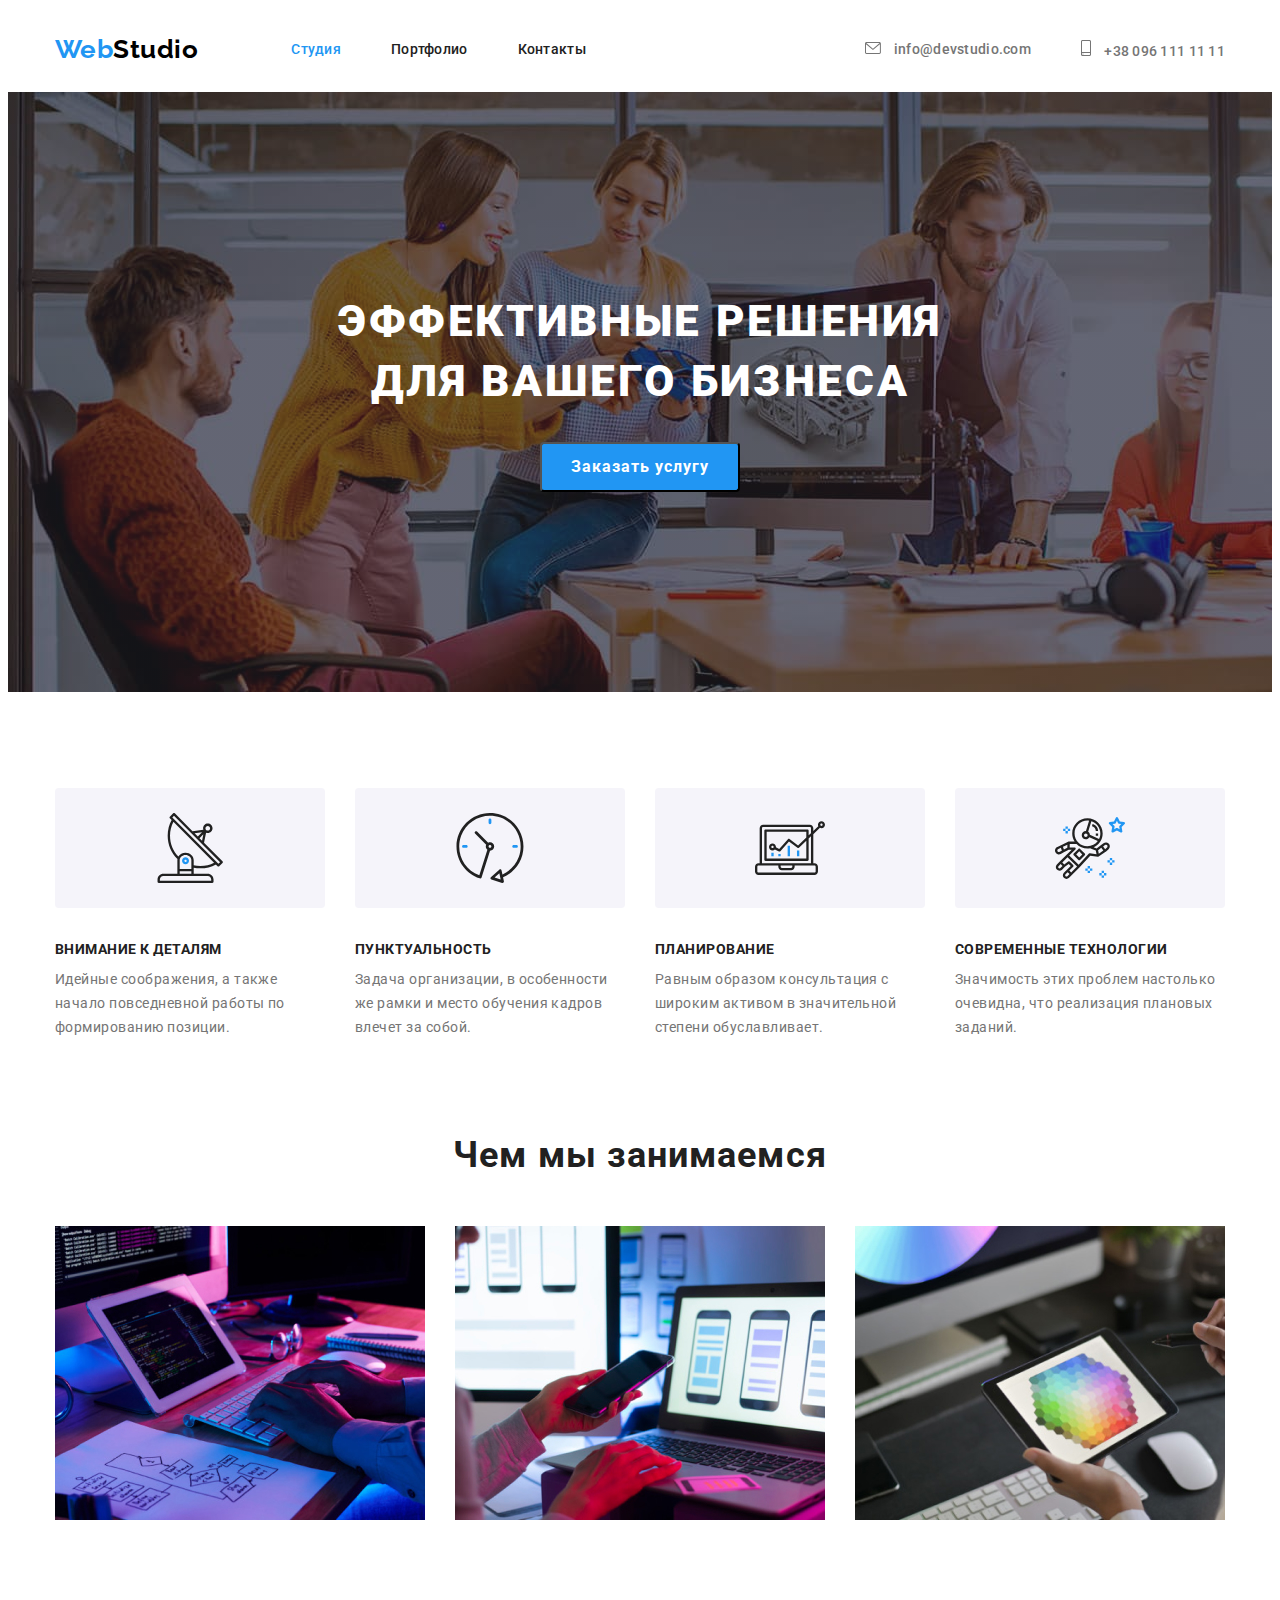
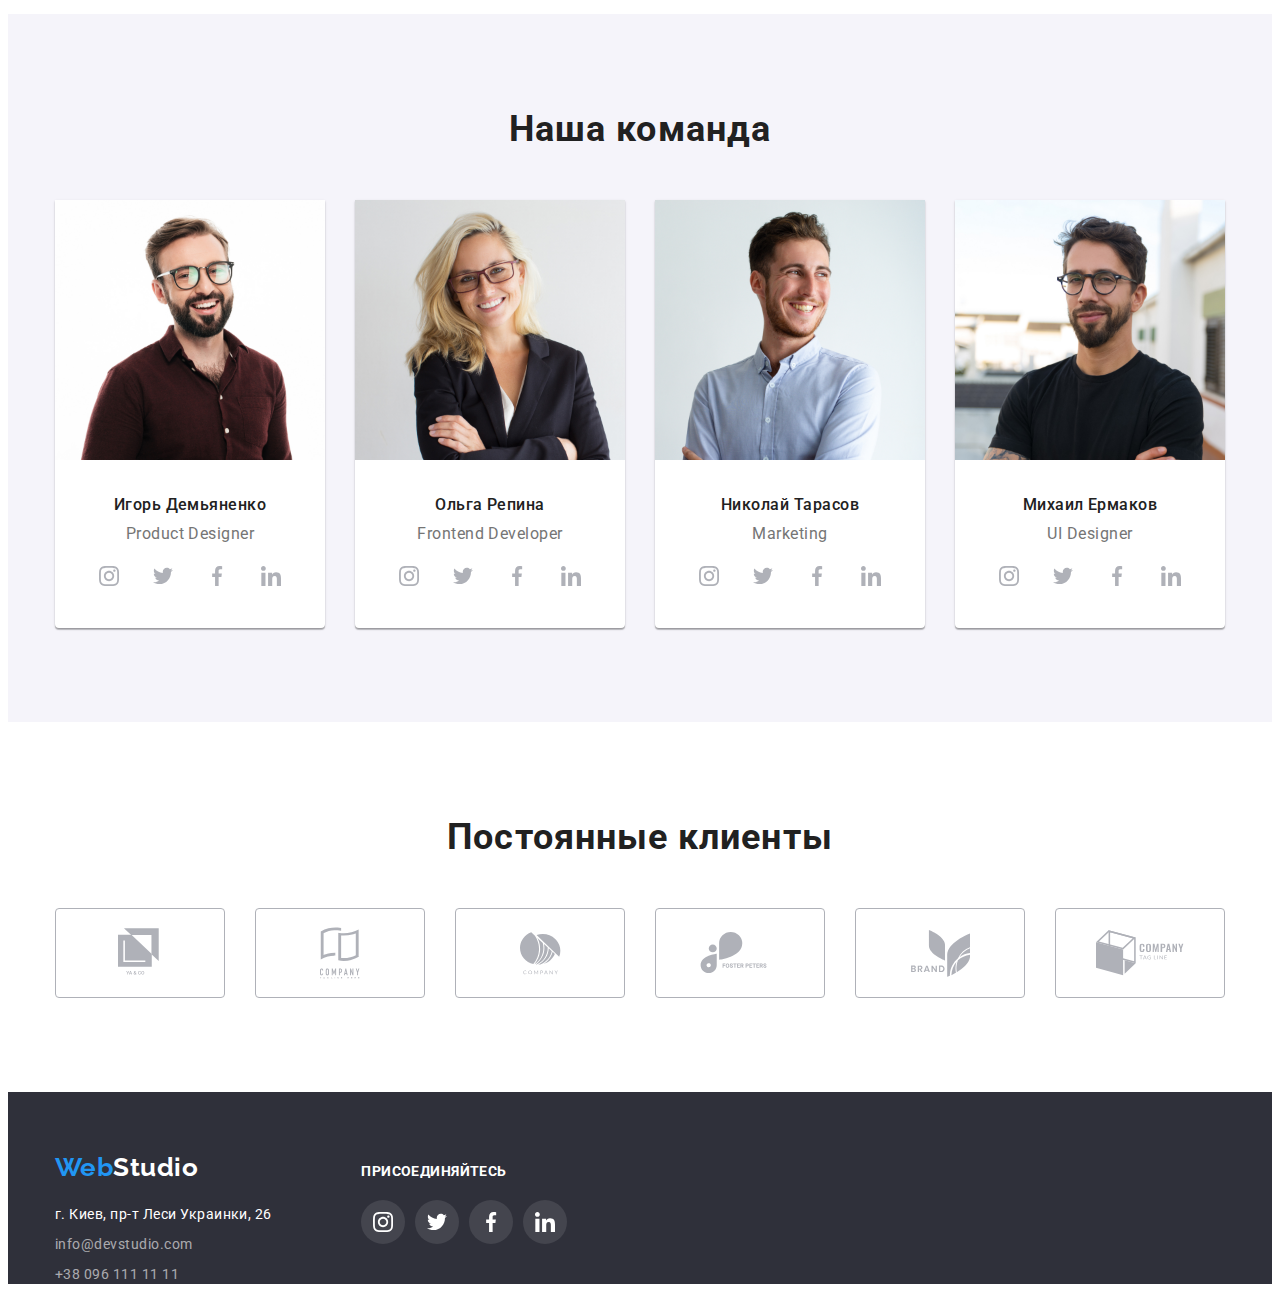
<file: index.html>
<!DOCTYPE html>
<html lang="ru">
  <head>
    <meta charset="UTF-8" />
    <meta name="viewport" content="width=device-width, initial-scale=1.0" />
    <title>Главная</title>
    <link
      rel="stylesheet"
      href="https://cdnjs.cloudflare.com/ajax/libs/modern-normalize/1.0.0/modern-normalize.css"
      integrity="sha512-Zx6MlUMKSVJoQ+83OwhdILe8cSEsCzfqThJd7J/VA2UrK6Ctj85p+xzqfyuNXE5B1k25uUdmJ2OzItbBy9GHAQ=="
      crossorigin="anonymous"
    />
    <link rel="preconnect" href="https://fonts.gstatic.com" />
    <link
      href="https://fonts.googleapis.com/css2?family=Raleway:wght@700&family=Roboto:wght@400;500;700;900&display=swap"
      rel="stylesheet"
    />
    <link rel="stylesheet" href="./css/styles.css" />
  </head>
  <body>
    <!-- шапка с навигацией -->

    <header class="header">
      <div class="container header-style">
        <nav class="nav-flex">
          <a href="./index.html" class="logo"
            >Web<span class="h-studio">Studio</span></a
          >
          <ul class="site-nav">
            <li class="item">
              <a href="./index.html" class="header-link current">Студия</a>
            </li>
            <li class="item">
              <a href="./portfolio.html" class="header-link">Портфолио</a>
            </li>
            <li class="item"><a href="#" class="header-link">Контакты</a></li>
          </ul>
        </nav>

        <ul class="container-contacts">
          <li class="item">
            <a
              href="mailto:info@devstudio.com"
              class="header-link contact-me mail"
            >
              <svg class="header-icon" width="16" height="12">
                <use href="./images/icons/symbol-defs.svg#mail"></use>
              </svg>
              info@devstudio.com</a
            >
          </li>
          <li class="item">
            <a href="tel:+380961111111" class="header-link contact-me tel">
              <svg class="header-icon" width="10" height="16">
                <use href="./images/icons/symbol-defs.svg#smartphone"></use>
              </svg>
              +38 096 111 11 11</a
            >
          </li>
        </ul>
      </div>
    </header>

    <main>
      <!--раздел-герой-->
      <section class="hero">
        <div class="hero-bg-img">
          <div class="container">
            <h1 class="hero-title">Эффективные решения для вашего бизнеса</h1>
            <button type="button" class="button">Заказать услугу</button>
          </div>
        </div>
      </section>

      <!--особенности-->
      <section class="section section-features">
        <div class="container">
          <h2 class="section-title visually-hidden">Особенности</h2>
          <ul class="features-list">
            <li class="item antena">
              <h3 class="title">Внимание к деталям</h3>
              <p class="text">
                Идейные соображения, а также начало повседневной работы по
                формированию позиции.
              </p>
            </li>
            <li class="item clock">
              <h3 class="title">Пунктуальность</h3>
              <p class="text">
                Задача организации, в особенности же рамки и место обучения
                кадров влечет за собой.
              </p>
            </li>
            <li class="item diagram">
              <h3 class="title">Планирование</h3>
              <p class="text">
                Равным образом консультация с широким активом в значительной
                степени обуславливает.
              </p>
            </li>
            <li class="item astronaut">
              <h3 class="title">Современные технологии</h3>
              <p class="text">
                Значимость этих проблем настолько очевидна, что реализация
                плановых заданий.
              </p>
            </li>
          </ul>
        </div>
      </section>

      <!--чем-мы-занимаемся-->
      <section class="section work-description">
        <div class="container">
          <h2 class="section-title what-we-do">Чем мы занимаемся</h2>
          <ul class="description-list">
            <li class="item">
              <img
                src="./images/what-we-do/box_1.jpg"
                alt="програмист работает за рабочим столом, крупный план"
                width="370"
              />
            </li>
            <li class="item">
              <img
                src="./images/what-we-do/box_2.jpg"
                alt="веб дизайнер разрабатывает интерфейс программы для мобильного приложения"
                width="370"
              />
            </li>
            <li class="item">
              <img
                src="./images/what-we-do/box_3.jpg"
                alt="веб дизайнер выбирает цвет на графическом планшете"
                width="370"
              />
            </li>
          </ul>
        </div>
      </section>

      <!--наша-команда-->
      <section class="our-team">
        <div class="container">
          <h2 class="section-title team">Наша команда</h2>
          <ul class="ot-list">
            <li class="item">
              <img
                src="./images/our-team/Игорь_Демьяненко.jpg"
                alt="белый улыбающийся мужчина в очках, брюнет тридцати лет с бородой"
                width="270"
              />
              <h3 class="title">Игорь Демьяненко</h3>
              <p class="position">Product Designer</p>
              <ul class="social-list">
                <li class="list">
                  <a
                    class="icon-link"
                    aria-label="instagram"
                    href="https://www.instagram.com/sviatoslav.vakarchuk/?hl=uk"
                  >
                    <svg class="social-icon" width="20" height="20">
                      <use
                        href="./images/icons/symbol-defs.svg#instagram"
                      ></use>
                    </svg>
                  </a>
                </li>
                <li class="list">
                  <a
                    class="icon-link"
                    aria-label="twitter"
                    href="https://twitter.com/s_vakarchuk?ref_src=twsrc%5Egoogle%7Ctwcamp%5Eserp%7Ctwgr%5Eauthor"
                  >
                    <svg class="social-icon" width="20" height="20">
                      <use href="./images/icons/symbol-defs.svg#twitter"></use>
                    </svg>
                  </a>
                </li>
                <li class="list">
                  <a
                    class="icon-link"
                    aria-label="facebook"
                    href="https://www.facebook.com/sviatoslav.vakarchuk/"
                  >
                    <svg class="social-icon" width="20" height="20">
                      <use href="./images/icons/symbol-defs.svg#facebook"></use>
                    </svg>
                  </a>
                </li>
                <li class="list">
                  <a
                    class="icon-link"
                    aria-label="linkedin"
                    href="https://ua.linkedin.com/"
                  >
                    <svg class="social-icon" width="20" height="20">
                      <use href="./images/icons/symbol-defs.svg#linkedin"></use>
                    </svg>
                  </a>
                </li>
              </ul>
            </li>
            <li class="item">
              <img
                src="./images/our-team/Ольга_Репина.jpg"
                alt="белая улыбающаяся женщина в очках, блондинка тридцати лет"
                width="270"
              />
              <h3 class="title">Ольга Репина</h3>
              <p class="position">Frontend Developer</p>
              <ul class="social-list">
                <li class="list">
                  <a
                    class="icon-link"
                    aria-label="instagram"
                    href="https://www.instagram.com/sviatoslav.vakarchuk/?hl=uk"
                  >
                    <svg class="social-icon" width="20" height="20">
                      <use
                        href="./images/icons/symbol-defs.svg#instagram"
                      ></use>
                    </svg>
                  </a>
                </li>
                <li class="list">
                  <a
                    class="icon-link"
                    aria-label="twitter"
                    href="https://twitter.com/s_vakarchuk?ref_src=twsrc%5Egoogle%7Ctwcamp%5Eserp%7Ctwgr%5Eauthor"
                  >
                    <svg class="social-icon" width="20" height="20">
                      <use href="./images/icons/symbol-defs.svg#twitter"></use>
                    </svg>
                  </a>
                </li>
                <li class="list">
                  <a
                    class="icon-link"
                    aria-label="facebook"
                    href="https://www.facebook.com/sviatoslav.vakarchuk/"
                  >
                    <svg class="social-icon" width="20" height="20">
                      <use href="./images/icons/symbol-defs.svg#facebook"></use>
                    </svg>
                  </a>
                </li>
                <li class="list">
                  <a
                    class="icon-link"
                    aria-label="linkedin"
                    href="https://ua.linkedin.com/"
                  >
                    <svg class="social-icon" width="20" height="20">
                      <use href="./images/icons/symbol-defs.svg#linkedin"></use>
                    </svg>
                  </a>
                </li>
              </ul>
            </li>
            <li class="item">
              <img
                src="./images/our-team/Николай_Тарасов.jpg"
                alt="белый улыбающийся мужчинах, брюнет тридцати лет с бородой"
                width="270"
              />
              <h3 class="title">Николай Тарасов</h3>
              <p class="position">Marketing</p>
              <ul class="social-list">
                <li class="list">
                  <a
                    class="icon-link"
                    aria-label="instagram"
                    href="https://www.instagram.com/sviatoslav.vakarchuk/?hl=uk"
                  >
                    <svg class="social-icon" width="20" height="20">
                      <use
                        href="./images/icons/symbol-defs.svg#instagram"
                      ></use>
                    </svg>
                  </a>
                </li>
                <li class="list">
                  <a
                    class="icon-link"
                    aria-label="twitter"
                    href="https://twitter.com/s_vakarchuk?ref_src=twsrc%5Egoogle%7Ctwcamp%5Eserp%7Ctwgr%5Eauthor"
                  >
                    <svg class="social-icon" width="20" height="20">
                      <use href="./images/icons/symbol-defs.svg#twitter"></use>
                    </svg>
                  </a>
                </li>
                <li class="list">
                  <a
                    class="icon-link"
                    aria-label="facebook"
                    href="https://www.facebook.com/sviatoslav.vakarchuk/"
                  >
                    <svg class="social-icon" width="20" height="20">
                      <use href="./images/icons/symbol-defs.svg#facebook"></use>
                    </svg>
                  </a>
                </li>
                <li class="list">
                  <a
                    class="icon-link"
                    aria-label="linkedin"
                    href="https://ua.linkedin.com/"
                  >
                    <svg class="social-icon" width="20" height="20">
                      <use href="./images/icons/symbol-defs.svg#linkedin"></use>
                    </svg>
                  </a>
                </li>
              </ul>
            </li>
            <li class="item">
              <img
                src="./images/our-team/Михаил_Ермаков.jpg"
                alt="белый мужчина в очках, брюнет тридцати лет с бородой"
                width="270"
              />
              <h3 class="title">Михаил Ермаков</h3>
              <p class="position">UI Designer</p>
              <ul class="social-list">
                <li class="list">
                  <a
                    class="icon-link"
                    aria-label="instagram"
                    href="https://www.instagram.com/sviatoslav.vakarchuk/?hl=uk"
                  >
                    <svg class="social-icon" width="20" height="20">
                      <use
                        href="./images/icons/symbol-defs.svg#instagram"
                      ></use>
                    </svg>
                  </a>
                </li>
                <li class="list">
                  <a
                    class="icon-link"
                    aria-label="twitter"
                    href="https://twitter.com/s_vakarchuk?ref_src=twsrc%5Egoogle%7Ctwcamp%5Eserp%7Ctwgr%5Eauthor"
                  >
                    <svg class="social-icon" width="20" height="20">
                      <use href="./images/icons/symbol-defs.svg#twitter"></use>
                    </svg>
                  </a>
                </li>
                <li class="list">
                  <a
                    class="icon-link"
                    aria-label="facebook"
                    href="https://www.facebook.com/sviatoslav.vakarchuk/"
                  >
                    <svg class="social-icon" width="20" height="20">
                      <use href="./images/icons/symbol-defs.svg#facebook"></use>
                    </svg>
                  </a>
                </li>
                <li class="list">
                  <a
                    class="icon-link"
                    aria-label="linkedin"
                    href="https://ua.linkedin.com/"
                  >
                    <svg class="social-icon" width="20" height="20">
                      <use href="./images/icons/symbol-defs.svg#linkedin"></use>
                    </svg>
                  </a>
                </li>
              </ul>
            </li>
          </ul>
        </div>
      </section>

      <!-- постоянные клиенты -->
      <section class="section">
        <div class="container-clients container">
          <h2 class="section-title">Постоянные клиенты</h2>
          <ul class="list-clients">
            <li class="item-client">
              <a class="link-client" href="/">
                <svg class="icon-client" width="45" height="50">
                  <use href="./images/icons/symbol-defs.svg#logo1"></use>
                </svg>
              </a>
            </li>
            <li class="item-client">
              <a class="link-client" href="/">
                <svg class="icon-client" width="40" height="52">
                  <use href="./images/icons/symbol-defs.svg#logo2"></use>
                </svg>
              </a>
            </li>
            <li class="item-client">
              <a class="link-client" href="/">
                <svg class="icon-client" width="41" height="43">
                  <use href="./images/icons/symbol-defs.svg#logo3"></use>
                </svg>
              </a>
            </li>
            <li class="item-client">
              <a class="link-client" href="/">
                <svg class="icon-client" width="80" height="42">
                  <use href="./images/icons/symbol-defs.svg#logo4"></use>
                </svg>
              </a>
            </li>
            <li class="item-client">
              <a class="link-client" href="/">
                <svg class="icon-client" width="59" height="47">
                  <use href="./images/icons/symbol-defs.svg#logo5"></use>
                </svg>
              </a>
            </li>
            <li class="item-client">
              <a class="link-client" href="/">
                <svg class="icon-client" width="88" height="46">
                  <use href="./images/icons/symbol-defs.svg#logo6"></use>
                </svg>
              </a>
            </li>
          </ul>
        </div>
      </section>
    </main>

    <!--подвал-->
    <footer class="footer">
      <div class="container">
        <div class="adress-box">
          <a href="./index.html" class="logo"
            >Web<span class="f-studio">Studio</span></a
          >
          <address class="adress">
            <span class="link">г. Киев, пр-т Леси Украинки, 26</span>
            <a class="link" href="mailto:info@devstudio.com"
              >info@devstudio.com</a
            >
            <a class="link" href="tel:+380961111111">+38 096 111 11 11</a>
          </address>
        </div>
        <div class="footer-social">
          <p class="join-in-social">присоединяйтесь</p>
          <ul class="social-list">
            <li class="list">
              <a
                class="icon-link"
                aria-label="instagram"
                href="https://www.instagram.com/sviatoslav.vakarchuk/?hl=uk"
              >
                <svg class="social-icon" width="20" height="20">
                  <use href="./images/icons/symbol-defs.svg#instagram"></use>
                </svg>
              </a>
            </li>
            <li class="list">
              <a
                class="icon-link"
                aria-label="twitter"
                href="https://twitter.com/s_vakarchuk?ref_src=twsrc%5Egoogle%7Ctwcamp%5Eserp%7Ctwgr%5Eauthor"
              >
                <svg class="social-icon" width="20" height="20">
                  <use href="./images/icons/symbol-defs.svg#twitter"></use>
                </svg>
              </a>
            </li>
            <li class="list">
              <a
                class="icon-link"
                aria-label="facebook"
                href="https://www.facebook.com/sviatoslav.vakarchuk/"
              >
                <svg class="social-icon" width="20" height="20">
                  <use href="./images/icons/symbol-defs.svg#facebook"></use>
                </svg>
              </a>
            </li>
            <li class="list">
              <a
                class="icon-link"
                aria-label="linkedin"
                href="https://ua.linkedin.com/"
              >
                <svg class="social-icon" width="20" height="20">
                  <use href="./images/icons/symbol-defs.svg#linkedin"></use>
                </svg>
              </a>
            </li>
          </ul>
        </div>
      </div>
    </footer>
  </body>
</html>
</file>
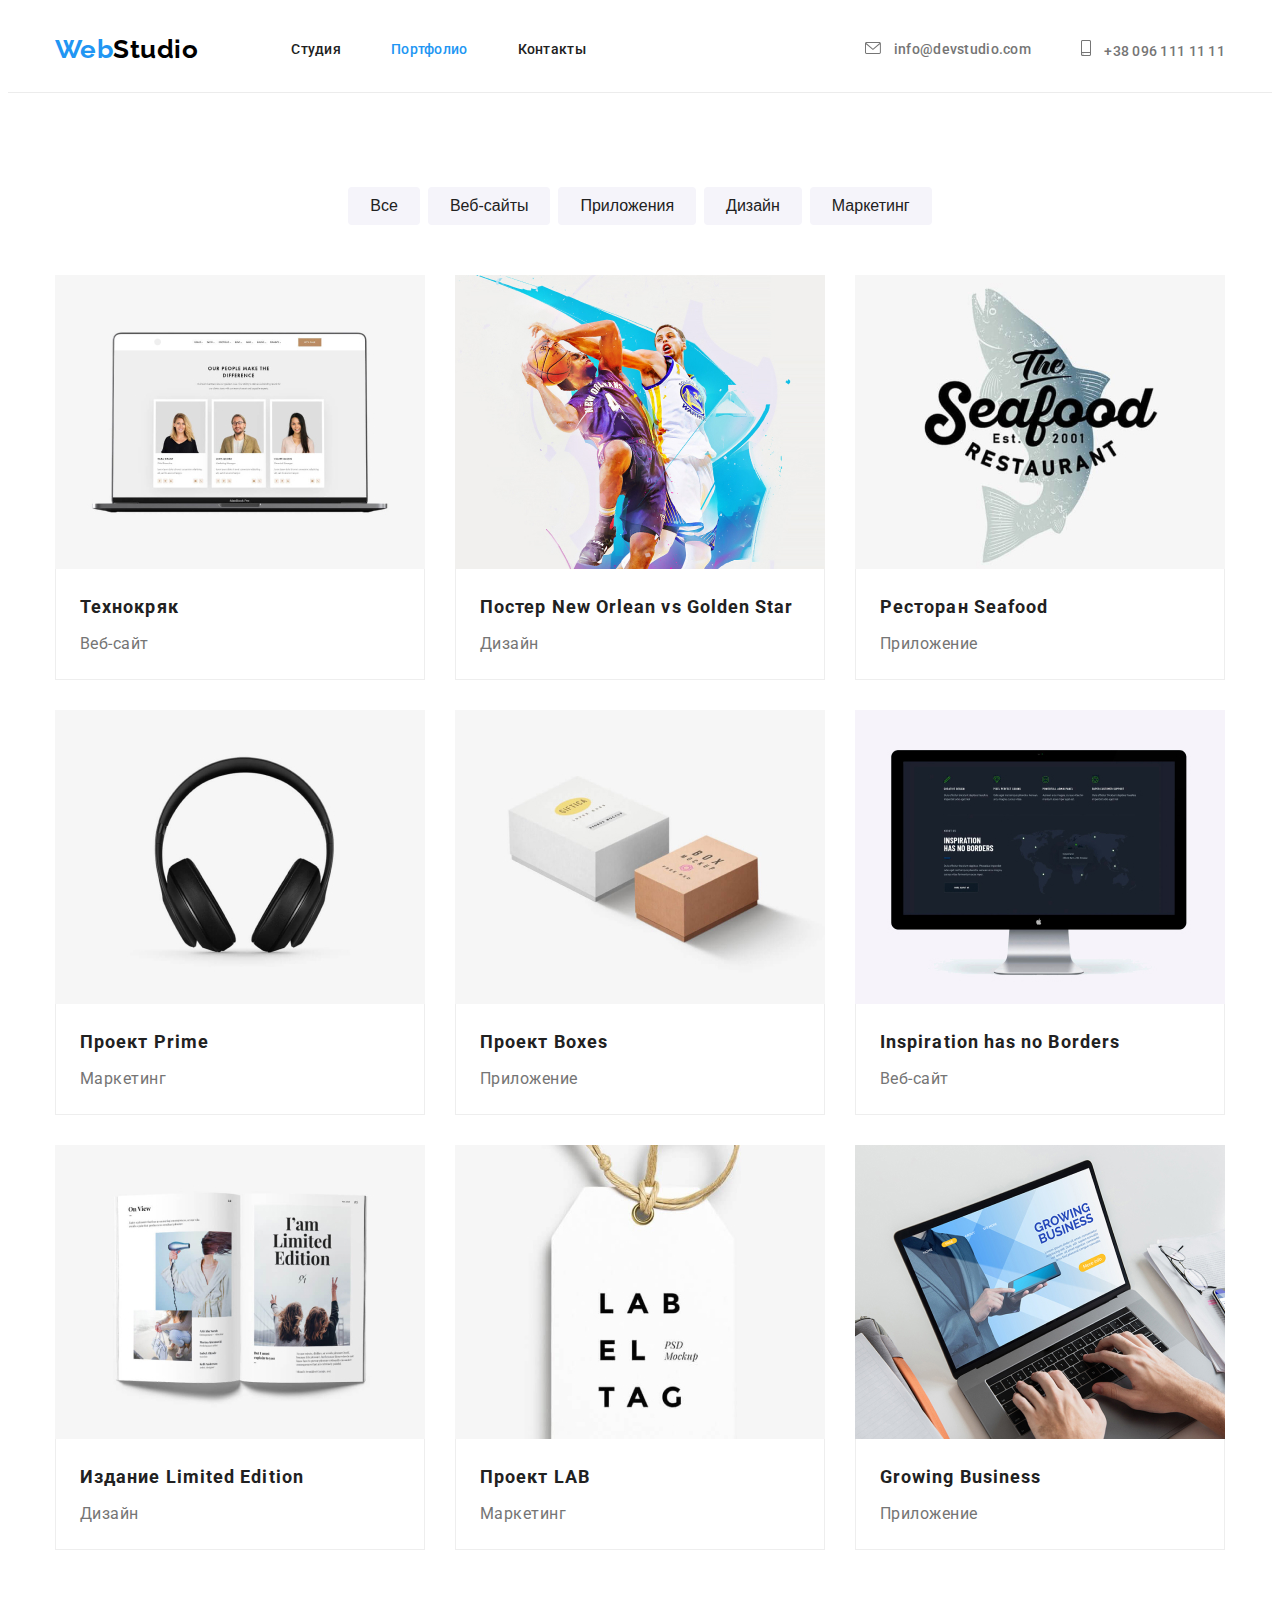
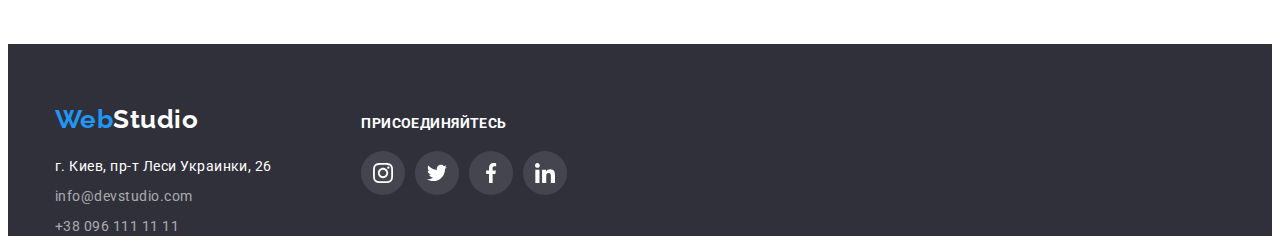
<file: portfolio.html>
<!DOCTYPE html>
<html lang="ru">
  <head>
    <meta charset="UTF-8" />
    <meta name="viewport" content="width=device-width, initial-scale=1.0" />
    <title>Портфолио</title>
    <link
      rel="stylesheet"
      href="https://cdnjs.cloudflare.com/ajax/libs/modern-normalize/1.0.0/modern-normalize.css"
      integrity="sha512-Zx6MlUMKSVJoQ+83OwhdILe8cSEsCzfqThJd7J/VA2UrK6Ctj85p+xzqfyuNXE5B1k25uUdmJ2OzItbBy9GHAQ=="
      crossorigin="anonymous"
    />
    <link rel="preconnect" href="https://fonts.gstatic.com" />
    <link
      href="https://fonts.googleapis.com/css2?family=Raleway:wght@700&family=Roboto:wght@400;500;700;900&display=swap"
      rel="stylesheet"
    />
    <link rel="stylesheet" href="./css/styles.css" />
  </head>
  <body>
    <!-- шапка с навигацией -->
    <header class="header header-line">
      <div class="container header-style">
        <nav class="nav-flex">
          <a href="./index.html" class="logo"
            >Web<span class="h-studio">Studio</span></a
          >
          <ul class="site-nav">
            <li class="item">
              <a href="./index.html" class="header-link">Студия</a>
            </li>
            <li class="item">
              <a href="./portfolio.html" class="header-link current"
                >Портфолио</a
              >
            </li>
            <li class="item"><a href="#" class="header-link">Контакты</a></li>
          </ul>
        </nav>
        <ul class="container-contacts">
          <li class="item">
            <a
              href="mailto:info@devstudio.com"
              class="header-link contact-me mail"
            >
              <svg class="header-icon" width="16" height="12">
                <use href="./images/icons/symbol-defs.svg#mail"></use>
              </svg>
              info@devstudio.com</a
            >
          </li>
          <li class="item">
            <a href="tel:+380961111111" class="header-link contact-me tel">
              <svg class="header-icon" width="10" height="16">
                <use href="./images/icons/symbol-defs.svg#smartphone"></use>
              </svg>
              +38 096 111 11 11</a
            >
          </li>
        </ul>
      </div>
    </header>

    <main>
      <section class="section portfolio-items">
        <div class="container">
          <h1 class="section-title visually-hidden">Портфолио</h1>
          <!-- кнопки фильтра -->

          <ul class="filter-items">
            <li class="item">
              <button type="button" class="button-secondary">Все</button>
            </li>
            <li class="item">
              <button type="button" class="button-secondary">Веб-сайты</button>
            </li>
            <li class="item">
              <button type="button" class="button-secondary">Приложения</button>
            </li>
            <li class="item">
              <button type="button" class="button-secondary">Дизайн</button>
            </li>
            <li class="item">
              <button type="button" class="button-secondary">Маркетинг</button>
            </li>
          </ul>

          <!-- ссылки на работы -->
          <h2 class="section-title visually-hidden">Примеры работ</h2>
          <ul class="portfolio-list">
            <li class="item">
              <a class="portfolio-link" href="#"
                ><img
                  src="./images/prtf/prtf1.jpg"
                  alt="Ноутбук с фотографиями людей"
                />
                <div class="item-description">
                  <h3 class="title">Технокряк</h3>
                  <p class="portfolio-index">Веб-сайт</p>
                </div></a
              >
            </li>
            <li class="item">
              <a class="portfolio-link" href="#"
                ><img
                  src="./images/prtf/prtf2.jpg"
                  alt="Два баскетболиста борются за мяч"
                />
                <div class="item-description">
                  <h3 class="title">Постер New Orlean vs Golden Star</h3>
                  <p class="portfolio-index">Дизайн</p>
                </div></a
              >
            </li>
            <li class="item">
              <a class="portfolio-link" href="#"
                ><img
                  src="./images/prtf/prtf3.jpg"
                  alt="Текст на фоне трафарета рыбы"
                />
                <div class="item-description">
                  <h3 class="title">Ресторан Seafood</h3>
                  <p class="portfolio-index">Приложение</p>
                </div></a
              >
            </li>
            <li class="item">
              <a class="portfolio-link" href="#"
                ><img src="./images/prtf/prtf4.jpg" alt="Наушники" />
                <div class="item-description">
                  <h3 class="title">Проект Prime</h3>
                  <p class="portfolio-index">Маркетинг</p>
                </div></a
              >
            </li>
            <li class="item">
              <a class="portfolio-link" href="#"
                ><img
                  src="./images/prtf/prtf5.jpg"
                  alt="Две картонные коробки"
                />
                <div class="item-description">
                  <h3 class="title">Проект Boxes</h3>
                  <p class="portfolio-index">Приложение</p>
                </div></a
              >
            </li>
            <li class="item">
              <a class="portfolio-link" href="#"
                ><img src="./images/prtf/prtf6.jpg" alt="Монитор" />
                <div class="item-description">
                  <h3 class="title">Inspiration has no Borders</h3>
                  <p class="portfolio-index">Веб-сайт</p>
                </div></a
              >
            </li>
            <li class="item">
              <a class="portfolio-link" href="#"
                ><img src="./images/prtf/prtf7.jpg" alt="Розкрытый журнал" />
                <div class="item-description">
                  <h3 class="title">Издание Limited Edition</h3>
                  <p class="portfolio-index">Дизайн</p>
                </div></a
              >
            </li>
            <li class="item">
              <a class="portfolio-link" href="#"
                ><img src="./images/prtf/prtf8.jpg" alt="Бирка одежды" />
                <div class="item-description">
                  <h3 class="title">Проект LAB</h3>
                  <p class="portfolio-index">Маркетинг</p>
                </div></a
              >
            </li>
            <li class="item">
              <a class="portfolio-link" href="#"
                ><img
                  src="./images/prtf/prtf9.jpg"
                  alt="Человек работает за ноутбуком, круплый план"
                />
                <div class="item-description">
                  <h3 class="title">Growing Business</h3>
                  <p class="portfolio-index">Приложение</p>
                </div>
              </a>
            </li>
          </ul>
        </div>
      </section>
    </main>

    <!--подвал-->
    <footer class="footer">
      <div class="container">
        <div class="adress-box">
          <a href="./index.html" class="logo"
            >Web<span class="f-studio">Studio</span></a
          >
          <address class="adress">
            <span class="link">г. Киев, пр-т Леси Украинки, 26</span>
            <a class="link" href="mailto:info@devstudio.com"
              >info@devstudio.com</a
            >
            <a class="link" href="tel:+380961111111">+38 096 111 11 11</a>
          </address>
        </div>
        <div class="footer-social">
          <p class="join-in-social">присоединяйтесь</p>
          <ul class="social-list">
            <li class="list">
              <a
                class="icon-link"
                aria-label="instagram"
                href="https://www.instagram.com/sviatoslav.vakarchuk/?hl=uk"
              >
                <svg class="social-icon" width="20" height="20">
                  <use href="./images/icons/symbol-defs.svg#instagram"></use>
                </svg>
              </a>
            </li>
            <li class="list">
              <a
                class="icon-link"
                aria-label="twitter"
                href="https://twitter.com/s_vakarchuk?ref_src=twsrc%5Egoogle%7Ctwcamp%5Eserp%7Ctwgr%5Eauthor"
              >
                <svg class="social-icon" width="20" height="20">
                  <use href="./images/icons/symbol-defs.svg#twitter"></use>
                </svg>
              </a>
            </li>
            <li class="list">
              <a
                class="icon-link"
                aria-label="facebook"
                href="https://www.facebook.com/sviatoslav.vakarchuk/"
              >
                <svg class="social-icon" width="20" height="20">
                  <use href="./images/icons/symbol-defs.svg#facebook"></use>
                </svg>
              </a>
            </li>
            <li class="list">
              <a
                class="icon-link"
                aria-label="linkedin"
                href="https://ua.linkedin.com/"
              >
                <svg class="social-icon" width="20" height="20">
                  <use href="./images/icons/symbol-defs.svg#linkedin"></use>
                </svg>
              </a>
            </li>
          </ul>
        </div>
      </div>
    </footer>
  </body>
</html>
</file>
<file: css/styles.css>
/* common */

*,
*::before,
*::after {
  box-sizing: border-box;
}

:root {
  --main-text-color: #757575;
  --secondary-text-color: #212121;
  --accent-color: #2196f3;
}

body {
  background-color: #ffffff;
  color: #757575;
  font-family: Roboto, sans-serif;
  letter-spacing: 0.03em;
}

ul {
  list-style: none;
  margin-top: 0;
  margin-bottom: 0;
  padding: 0;
}

a {
  text-decoration: none;
  outline: none;
}

p,
h3,
h2 {
  margin-top: 0;
  margin-bottom: 0;
}

img {
  display: block;
  max-width: 100%;
  height: auto;
}

.container {
  /* outline: 2px solid gold; */
  width: 1200px;
  margin: 0 auto;
  padding-right: 15px;
  padding-left: 15px;
}

.section-title {
  color: var(--secondary-text-color);
  font-weight: 700;
  font-size: 36px;
  line-height: 1.17;
  text-align: center;
  letter-spacing: 0.03em;
}
/* основной цвет текста 757575, 100 % */
/* вторичный цвет текста 212121, 100 % */
/* акцент 2196F3, 100 % */
/* лого хедер 000000, 100 % */

/* фон FFFFFF, 100% */
/* футер + герой 2F303A, 100% */

/* хедер */
/* стилизация лого */
.header > .container {
  display: flex;
  align-items: center;
}

.logo {
  color: var(--accent-color);
  font-family: Raleway;

  font-weight: 700;
  font-size: 26px;
  line-height: 1.2;
  margin-right: 93px;
}
.h-studio {
  color: #000000;
}
.f-studio {
  color: #ffffff;
}
/* навигация */
.nav-flex {
  display: flex;
  align-items: center;
}
.site-nav {
  display: flex;
}
.site-nav > .item:not(:last-child) {
  margin-right: 50px;
}

.header-link {
  padding: 32px 0;
  display: block;
}

.site-nav a {
  color: var(--secondary-text-color);

  font-weight: 500;
  font-size: 14px;
  line-height: 1.14;
  letter-spacing: 0.02em;

  /* background-color: tomato; */
}

.site-nav .current {
  color: var(--accent-color);
}

.site-nav a:hover,
.site-nav a:focus {
  cursor: pointer;
  color: var(--accent-color);
}

/* контакты хедер */

.container-contacts {
  display: flex;
  margin-left: auto;
  margin-right: 0;
  align-items: center;
}

.container-contacts .item {
  display: flex;
  align-items: center;
  /* fill: currentColor; */
}

.header-icon {
  margin-right: 10px;
  fill: currentColor;
}
.contact-me {
  color: var(--main-text-color);

  font-weight: 500;
  font-size: 14px;
  line-height: 1.14;
  letter-spacing: 0.02em;
}

.mail {
  margin-left: auto;
  margin-right: 50px;
}
.tel {
  margin-right: 0;
  margin-left: 0;
}

.contact-me:hover,
.contact-me:focus {
  cursor: pointer;
  color: var(--accent-color);
}

/* герой */
.hero {
  /* background-color: #2f303a; */
  background-color: #c4c4c4;
  color: #ffffff;
}
.hero-bg-img {
  max-width: 1600px;
  height: 600px;
  background-image: linear-gradient(
      to right,
      rgba(47, 48, 58, 0.4),
      rgba(47, 48, 58, 0.4)
    ),
    url('../images/hero/hero-bg-img.jpg');
  margin-right: auto;
  margin-left: auto;
}

.hero .container {
  text-align: center;
  padding-top: 200px;
  padding-bottom: 200px;
}

.hero-title {
  font-weight: 900;
  font-size: 44px;
  line-height: 1.36;
  letter-spacing: 0.06em;
  text-transform: uppercase;
  margin: 0 auto;

  width: 696px;
}

.button {
  width: 200px;
  height: 50px;
  border-radius: 4px;
  cursor: pointer;
  margin-top: 30px;

  background-color: var(--accent-color);
  color: #ffffff;
  font-family: inherit;

  font-weight: 700;
  font-size: 16px;
  line-height: 1.87;
  letter-spacing: 0.06em;
}

/* особенности */
.visually-hidden {
  position: absolute;
  clip: rect(0 0 0 0);
  width: 1px;
  height: 1px;
  margin: -1px;
}

.section-features {
  padding-top: 96px;
  /* padding-bottom: 94px; */
}

.features-list {
  display: flex;
  text-align: left;
}

.features-list .item::before {
  content: '';
  display: inline-block;
  background-color: #f5f4fa;
  width: 270px;
  height: 120px;
  margin-bottom: 30px;
  border-radius: 4px;
  background-position: 50% 50%;
  background-repeat: no-repeat;
  background-size: 70px 70px;
}
.features-list .antena::before {
  background-image: url('../images/icons/antena.svg');
}

.features-list .clock::before {
  background-image: url('../images/icons/clock.svg');
}

.features-list .diagram::before {
  background-image: url('../images/icons/diagram.svg');
}

.features-list .astronaut::before {
  background-image: url('../images/icons/astronaut.svg');
}

.features-list > .item:not(:last-child) {
  margin-right: 30px;
}

.features-list .title {
  color: var(--secondary-text-color);
  font-weight: 700;
  font-size: 14px;
  line-height: 1.14;
  text-transform: uppercase;
}

.features-list .text {
  font-weight: 400;
  font-size: 14px;
  line-height: 1.71;
  margin-top: 10px;
}

/* чем мы занимаемся */
.work-description {
  padding-top: 94px;
  padding-bottom: 94px;
}

/* .container > .what-we-do {
  width: 376px;
  margin-left: auto;
  margin-right: auto;
} */

.description-list {
  display: flex;
  margin-top: 50px;
}

.description-list .item {
  width: 370px;
}

.description-list .item:not(:last-child) {
  margin-right: 30px;
}

/* наша команда */
.our-team {
  background-color: #f5f4fa;
  padding-top: 94px;
  padding-bottom: 94px;
}

/* .container .team {
  width: 264px;
  margin-left: auto;
  margin-right: auto;
} */

.ot-list {
  display: flex;
  justify-content: space-around;
  margin-top: 50px;
}

.ot-list .item {
  background-color: #fff;
  border-radius: 0 0 4px 4px;
  box-shadow: 0px 1px 3px rgba(0, 0, 0, 0.12), 0px 1px 1px rgba(0, 0, 0, 0.14),
    0px 2px 1px rgba(0, 0, 0, 0.2);
}
.ot-list .item:not(:last-child) {
  margin-right: 30px;
}

.ot-list .title {
  color: var(--secondary-text-color);
  font-weight: 500;
  font-size: 16px;
  line-height: 1.9;
  text-align: center;
  margin-top: 30px;
  height: 19px;
}
.ot-list .position {
  font-weight: 400;
  font-size: 16px;
  line-height: 1.9;
  text-align: center;
  margin-top: 10px;
  margin-bottom: 16px;
  height: 19px;
}

.item .social-list {
  margin-left: 32px;
  margin-right: 32px;
  margin-bottom: 30px;
}

.social-list {
  display: flex;
  /* width: 270px; */
  padding: 0;
  margin: 0;
}

.social-list .list:not(:last-child) {
  margin-right: 10px;
}

.icon-link {
  display: inline-flex;
  align-items: center;
  justify-content: center;
  padding: 0;
  border: none;
  height: 44px;
  width: 44px;
  border-radius: 50%;
  background-color: #ffffff;
  color: #afb1b8;
}

.social-icon {
  fill: currentColor;
}

.icon-link:hover,
.icon-link:focus {
  background-color: var(--accent-color);
  color: #ffffff;
}

/* постоянные клиенты */

.container-clients {
  padding-top: 94px;
  padding-bottom: 94px;
}

.list-clients {
  display: flex;

  margin-top: 50px;
}

.item-client {
  display: flex;
}

.link-client {
  border: 1px solid #afb1b8;
  border-radius: 4px;
  width: 170px;
  height: 90px;

  display: inline-flex;
  align-items: center;
  justify-content: center;
  color: #afb1b8;
}

.icon-client {
  fill: currentColor;
}

.link-client:hover,
.link-client:focus {
  color: var(--accent-color);
  border-color: var(--accent-color);
}

.item-client:not(:last-child) {
  margin-right: 30px;
}

/* подвал */
.footer {
  background-color: #2f303a;
  padding-top: 60px;
}

.footer .container {
  display: flex;
  align-items: baseline;
}

.adress-box {
  display: flex;
  flex-direction: column;
  align-items: flex-start;
}

.adress {
  display: flex;
  flex-direction: column;
  align-items: flex-start;
  color: #ffffff;
  font-style: normal;
  font-weight: 400;
  font-size: 14px;
  line-height: 1.71;
  margin-top: 20px;
}
.adress .link {
  height: 21px;
}

.adress .link:not(:first-child) {
  margin-top: 9px;
}

.adress a {
  color: rgba(255, 255, 255, 0.6);
  font-weight: 400;
  font-size: 14px;
  line-height: 1.71;
}

.join-in-social {
  text-transform: uppercase;
  color: #ffffff;
  font-style: normal;
  font-weight: 700;
  font-size: 14px;
  line-height: 1.14;
  letter-spacing: 0.03em;
}

.footer-social {
  margin-left: 70px;
  /* margin-top: 12px; */
}

.footer-social .social-list {
  margin-top: 20px;
}

.footer-social .icon-link {
  background-color: rgba(255, 255, 255, 0.1);
  color: #ffffff;
}

.social-icon {
  fill: currentColor;
}

.footer-social .icon-link:hover,
.footer-social .icon-link:focus {
  background-color: var(--accent-color);
}

/* нижнее подчеркивание хедера в портфолио */
.header-line {
  border-bottom: 1px solid #ececec;
}

/* кнопки портфолио */
.portfolio-items {
  padding-top: 94px;
  padding-bottom: 94px;
}

.filter-items {
  display: flex;
  justify-content: center;
  margin-bottom: 50px;
}

.button-secondary {
  background-color: #f5f4fa;
  color: var(--secondary-text-color);
  font-weight: 500;
  font-size: 16px;
  line-height: 1.62;
  cursor: pointer;
  padding: 6px 22px;
  border: none;
  border-radius: 4px;

  text-align: center;
}

.filter-items .item:not(:last-child) {
  margin-right: 8px;
}

.button-secondary:hover,
.button-secondary:focus {
  background-color: var(--accent-color);
  color: #ffffff;
  box-shadow: 0px 2px 2px 0px rgba(0, 0, 0, 0.12),
    0px 1px 2px 0px rgba(0, 0, 0, 0.08), 0px 3px 1px 0px rgba(0, 0, 0, 0.1);
}

/* портфолио */

.portfolio-list {
  /* margin-top: 50px; */
  display: flex;
  flex-wrap: wrap;
  margin-right: -30px;
  margin-top: -30px;
  /* justify-content: space-around; */
}

.portfolio-list .item {
  text-align: left;
  margin-right: 30px;
  margin-top: 30px;
  flex-basis: calc(100% / 3 - 30px);
}

.portfolio-link {
  display: block;
}

.portfolio-link:hover,
.portfolio-link:focus {
  box-shadow: 1px 4px 6px 0px rgba(0, 0, 0, 0.16),
    0px 4px 4px 0px rgba(0, 0, 0, 0.06), 0px 1px 1px 0px rgba(0, 0, 0, 0.12);
}

/* .portfolio-list .item:not(:nth-child(-n + 3)) {
  margin-top: 30px;
} */

.item-description {
  border-right: 1px solid #eeeeee;
  border-bottom: 1px solid #eeeeee;
  border-left: 1px solid #eeeeee;
  padding: 20px 24px;
}

.portfolio-list .title {
  color: var(--secondary-text-color);

  font-weight: 700;
  font-size: 18px;
  line-height: 2;
  letter-spacing: 0.06em;
}

.portfolio-index {
  color: var(--main-text-color);
  font-weight: 400;
  font-size: 16px;
  line-height: 1.87;
  display: inline-block;
  margin-top: 4px;
}
</file>
